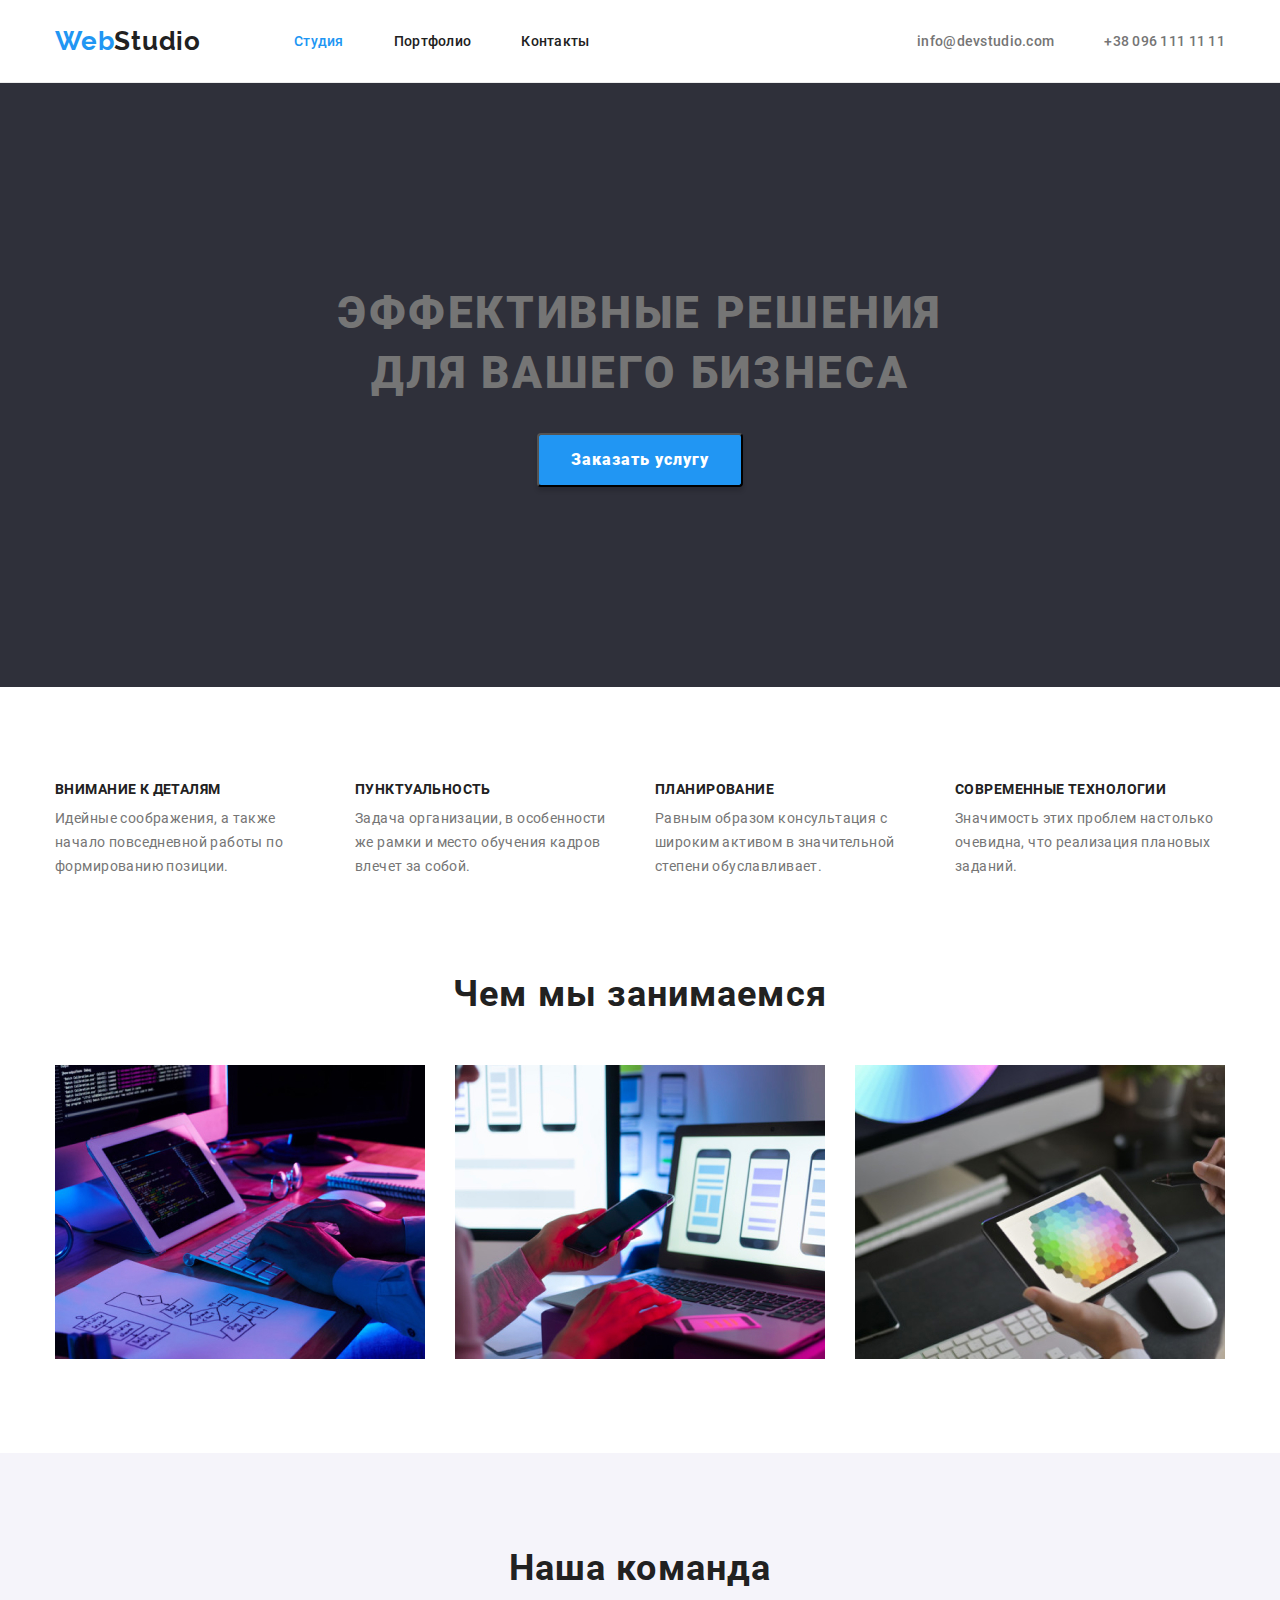
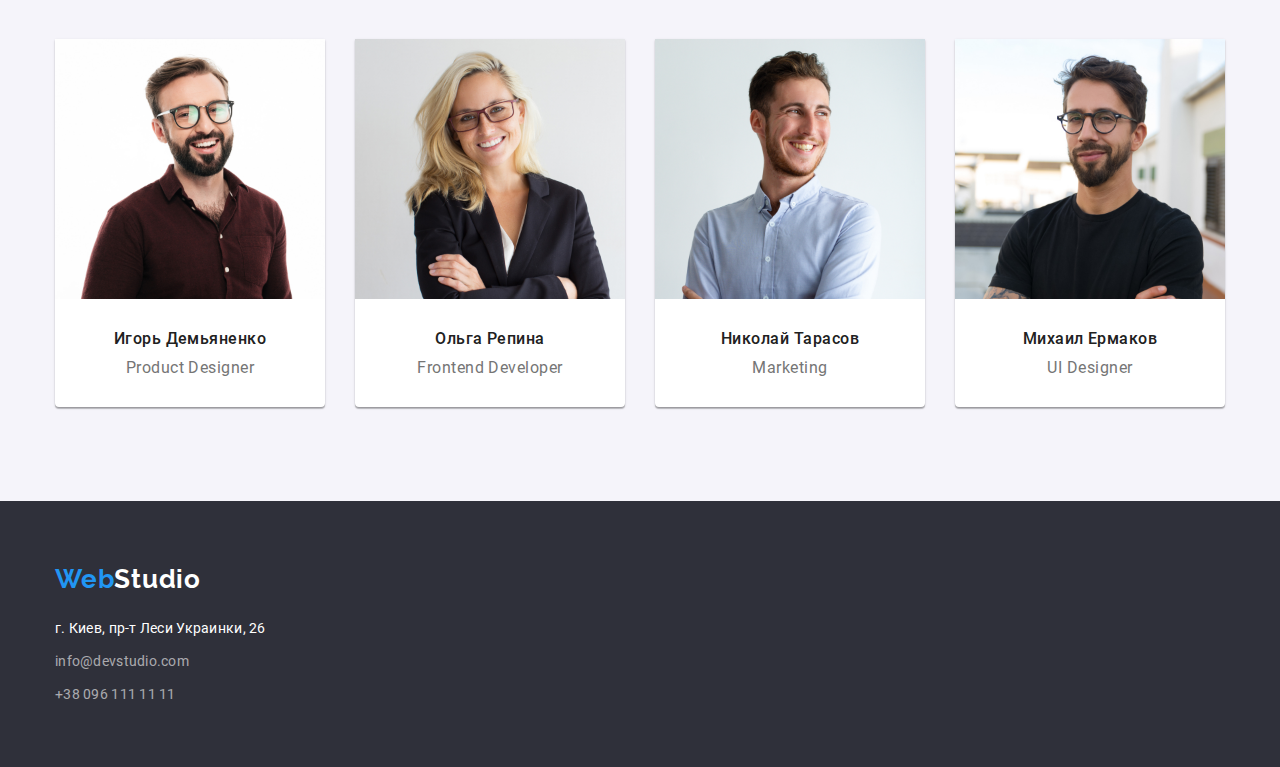
<file: index.html>
<!DOCTYPE html>
<html lang="ru">
<head>
    <meta charset="UTF-8">
    <meta name="viewport" content="width=device-width, initial-scale=1.0">
    <title>WebStudio</title>
    <link rel="stylesheet" type="text/css" href="css/normalize.css"/>
    <link rel="stylesheet" href="css/fonts.css">
    <link rel="stylesheet" href="css/styles.css">
</head>
<body>
    <header class="header">
        <div class="container header-line">

        <!--navigation-->

        <nav class="site-nav">
    <a class="logo-link" href="./index.html" aria-label="логотип сайта">
    <span class="logo-web">Web</span><span class="logo-s">Studio</span> 
    </a>
   
   <ul class="site-nav-list">

       <li class="site-nav-list-item">
           <a class="site-nav-list-link is-current" href="./index.html"> Студия</a>
       </li>

       <li class="site-nav-list-item">
           <a class="site-nav-list-link" href="./portfolio.html">Портфолио</a>
       </li>

       <li class="site-nav-list-item">
           <a class="site-nav-list-link" href="#">Контакты</a>
       </li>

   </ul>   
        </nav> 

        <!--contacts-top-page-->
        
        <address class="address-top">
           <a class="address-mail" href="mailto:info@devstudio.com">info@devstudio.com</a>
           <a class="address-tel" href="tel:+380961111111">+38 096 111 11 11</a>
       </address>  

    </div>

       </header>

       
    <main>

<!--slogan-->

<section class="slogan">
    <div class="container">
        <h1 class="slogan-title" >Эффективные решения</br>для вашего бизнеса</h1> 
        <button class="slogan-btn-order" type="button">Заказать услугу</button>
    </div>   
</section>

<!--advantages-->
<section class="advantages-section">
    <div class="container">

    <h2 hidden class="advantages-title"> Наши преимущества</h2>
    
    <ul class="advantages-list">
   <li class="advantages-list-item"> <h3 class="advantages-list-title">ВНИМАНИЕ К ДЕТАЛЯМ</h3>
    <p class="advantages-description">Идейные соображения, а также начало повседневной работы по формированию позиции.</p></li>

    <li class="advantages-list-item"><h3 class="advantages-list-title">ПУНКТУАЛЬНОСТЬ</h3>
    <p class="advantages-description">Задача организации, в особенности же рамки и место обучения кадров влечет за собой.</p></li>

    <li class="advantages-list-item"><h3 class="advantages-list-title">ПЛАНИРОВАНИЕ</h3>
    <p class="advantages-description">Равным образом консультация с широким активом в значительной степени обуславливает.</p></li>

    <li class="advantages-list-item"><h3 class="advantages-list-title">СОВРЕМЕННЫЕ ТЕХНОЛОГИИ</h3>
    <p class="advantages-description">Значимость этих проблем настолько очевидна, что реализация плановых заданий.</p></li>
</ul>

</div>   
</section>

<!--activity-->
<section class="activity-section">
    <div class="container">

    <h2 class="activity-title">Чем мы занимаемся</h2>
    <ul class="activity-list">

        <li class="activity-list-item"> <img class="activity-list-img" src="./images/activity/pc_.jpg" alt="специалист пишет алгоритм" width="370"
            height="294"/>
        </li>

        <li class="activity-list-item"> <img class="activity-list-img" src="./images/activity/s_phone_.jpg" alt="специалист адаптирует инфу для мобильной версии" width="370"
            height="294"/>
        </li>

        <li class="activity-list-item"> <img class="activity-list-img" src="./images/activity/table_.jpg" alt="специалист разрабатывает дизайн" width="370"
            height="294"/>
        </li>

    </ul>

</div>   
</section>

<!--team-->
<section class="team-section">
    <div class="container">

    <h2 class="team-title">Наша команда</h2>

    <div class="team-container">

    <ul class="team-list">
        <li class="team-list-item">
        <article class="team-card">
            
            <img class="team-member-img" src="./images/team/demyanenko.jpg" alt="разработчик продукта" width="270" height="260" />
            <h3 class="team-member-name">Игорь Демьяненко</h3>
            <p class="team-member-prof" lang="en">Product Designer</p>
       
        
     </article>
        </li>

        <li class="team-list-item">
        <article class="team-card">
             
            <img class="team-member-img" src="./images/team/repina.jpg" alt="разработчик" width="270" height="260" />
            <h3 class="team-member-name">Ольга Репина</h3>
            <p class="team-member-prof" lang="en">Frontend Developer</p>
       
        </article>
        </li>

        <li class="team-list-item">
        <article class="team-card">
             
            <img class="team-member-img" src="./images/team/tarasov.jpg" alt="маркетолог" width="270" height="260" />
            <h3 class="team-member-name">Николай Тарасов</h3>
            <p class="team-member-prof" lang="en">Marketing</p>
        
        </article>
        </li>

        <li class="team-list-item">
        <article class="team-card">
               
            <img class="team-member-img" src="./images/team/ermakov.jpg" alt="дизайнер" width="270" height="260" />
            <h3 class="team-member-name">Михаил Ермаков</h3>
            <p class="team-member-prof" lang="en">UI Designer</p>
       
        </article>
        </li>
    </ul>
</div>
</div>
</section>
</main>

<footer class="footer">

    <div class="container footer-info"> 

       <!--logo-->

       <a class="footer-logo-link" href="./index.html" aria-label="логотип сайта">
           <span class="footer-logo-web">Web</span><span class="footer-logo-s">Studio</span>
      </a>

        <!--contacts-down-page-->
     
       <address class="address">

       <ul class="contacts-list">
           
       <li class="contacts-list-item">
           <a class="contacts-list-link-address" href="https://goo.gl/maps/fECj5E4mMDFayc1R9" target="_blank">г. Киев, пр-т Леси Украинки, 26
           </a>
       </li>

       <li class="contacts-list-item">
           <a class="contacts-list-link-mail" href="mailto:info@devstudio.com">info@devstudio.com</a>
        </li>

        <li class="contacts-list-item">
            <a class="contacts-list-link-tel" href="tel:+380961111111">+38 096 111 11 11</a>
        </li>    
     </li>    
        </li>    
     </li>    
        </li>    

       </ul>

       </address>
    
   </div>
       </footer>      

</body>
</html>
</file>
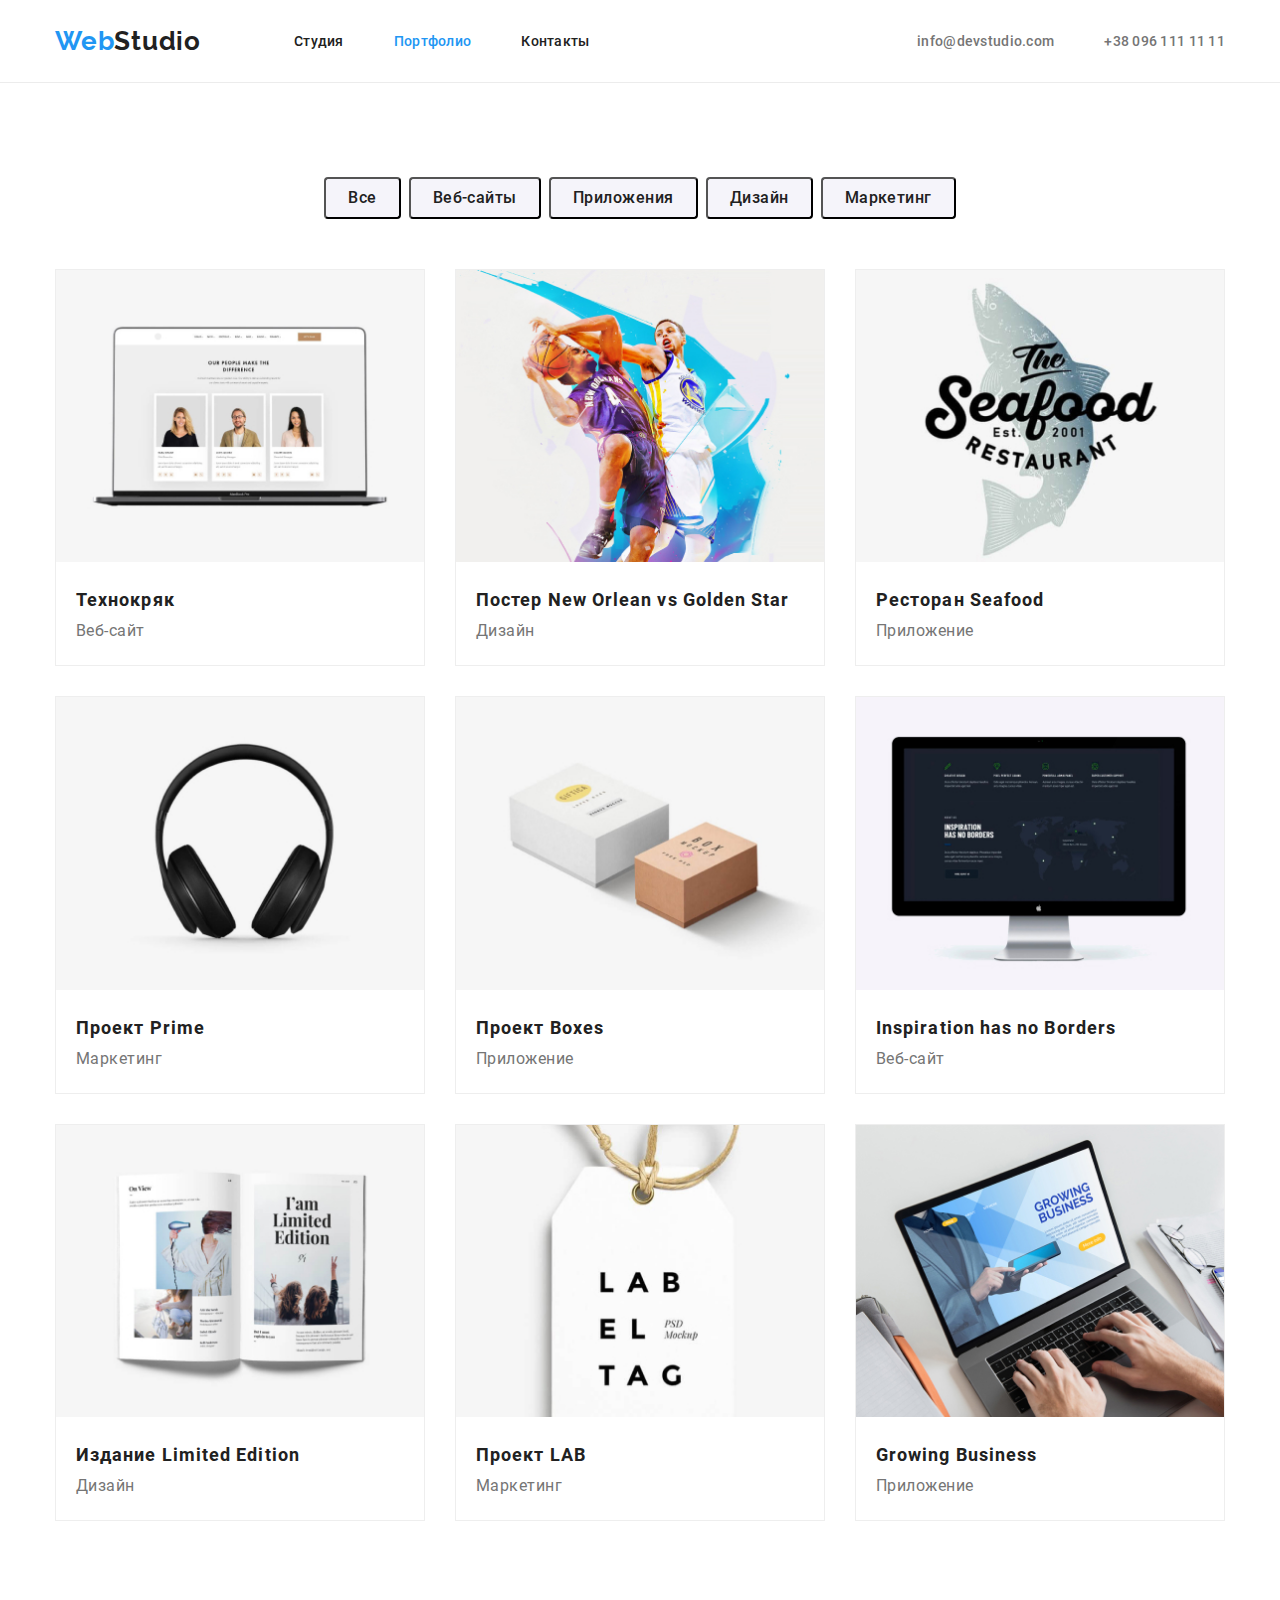
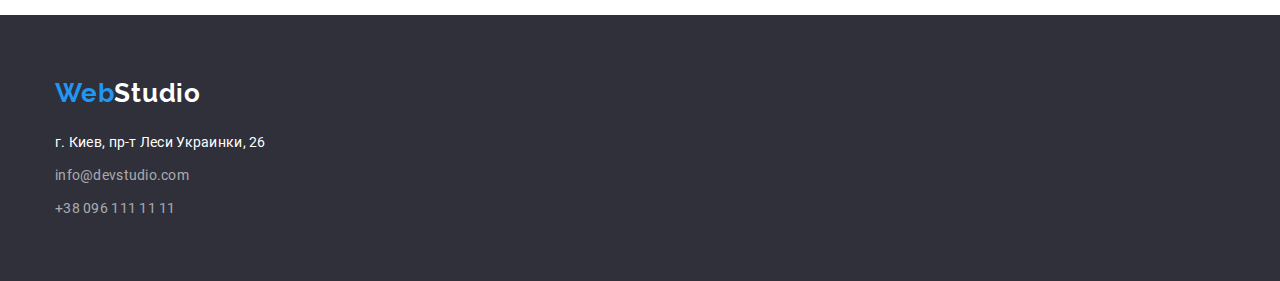
<file: portfolio.html>
<!DOCTYPE html>
<html lang="ru">
<head>
    
    <meta charset="UTF-8">
    <meta name="viewport" content="width=device-width, initial-scale=1.0">
    <title>Portfolio</title>
    <link rel="stylesheet" type="text/css" href="css/normalize.css"/>
    <link rel="stylesheet" href="css/fonts.css">
    <link rel="stylesheet" href="css/styles.css">
  
</head>
<body>
    <header class="header">
        <div class="container header-line">

        <!--navigation-->

        <nav class="site-nav">
    <a class="logo-link" href="./index.html" aria-label="логотип сайта">
    <span class="logo-web">Web</span><span class="logo-s">Studio</span> 
    </a>
   
   <ul class="site-nav-list">

       <li class="site-nav-list-item">
           <a class="site-nav-list-link" href="./index.html"> Студия</a>
       </li>

       <li class="site-nav-list-item">
           <a class="site-nav-list-link is-current" href="./portfolio.html">Портфолио</a>
       </li>

       <li class="site-nav-list-item">
           <a class="site-nav-list-link" href="#">Контакты</a>
       </li>

   </ul>   
        </nav> 

        <!--contacts-top-page-->
        
        <address class="address-top">
           <a class="address-mail" href="mailto:info@devstudio.com">info@devstudio.com</a>
           <a class="address-tel" href="tel:+380961111111">+38 096 111 11 11</a>
       </address>  

    </div>

       </header>


<main>
  
<!--products-->

<section class="products">

    <div class="container"> 

<h1 class="main-title" hidden>Наши продукты</h1>

<!--filters-->

<ul class="filters-list">
    
    <li class="filters-list-item">
        <button class="filters-products-btn" type="button"> Все</button>
    </li>

    <li class="filters-list-item">
        <button class="filters-sites-btn" type="button"> Веб-сайты</button>
    </li>

    <li class="filters-list-item">
        <button class="filters-app-btn" type="button">Приложения</button>
    </li>

    <li class="filters-list-item">
        <button class="filters-design-btn" type="button"> Дизайн</button>
    </li>

    <li class="filters-list-item">
        <button class="filters-marketing-btn" type="button"> Маркетинг</button>
    </li>
</ul>

<!--products-types-->

    <ul class="products-types-list">

        <li class="products-types-list-item">
            <article class="products-card">
                <div class="products-card-thumb">
            <a class="products-types-img-link" href="#">
            <img class="products-types-img" src="./images/tech.jpg" alt="сайт-технокряк" width="370" height="294" />
               </div>
               <div class="products-card-content">
            <h2 class="products-title">Технокряк</h2>
            <p class="products-types-definition">Веб-сайт</p> </a>
               </div>
        </article>
        </li>

        <li class="products-types-list-item">
            <article class="products-card">
                <div class="products-card-thumb">
            <a class="products-types-img-link" href="#">
            <img class="products-types-img" src="./images/poster.jpg" alt="постер-новый-орлеан" width="370" height="294" />
        </div>
            <div class="products-card-content">
            <h2 class="products-title">Постер <span lang="en"> New Orlean vs Golden Star</span ></h2>
            <p class="products-types-definition">Дизайн</p> </a>
            </div>
        </article>
        </li>

        <li class="products-types-list-item">
            <article class="products-card">
                <div class="products-card-thumb">
            <a class="products-types-img-link" href="#">
            <img class="products-types-img" src="./images/seafood.jpg" alt="приложение-ресторан" width="370" height="294" />
        </div>
            <div class="products-card-content">
            <h2 class="products-title">Ресторан <span lang="en">Seafood</span></h2>
            <p class="products-types-definition">Приложение</p> </a>
            </div>
        </article>
        </li>

        <li class="products-types-list-item">
            <article class="products-card">
                <div class="products-card-thumb">
            <a class="products-types-img-link" href="#">
            <img class="products-types-img" src="./images/prime.jpg" alt="маркетинг-прайм" width="370" height="294" />
        </div>
            <div class="products-card-content">
            <h2 class="products-title">Проект <span lang="en">Prime</span></h2>
            <p class="products-types-definition">Маркетинг</p> </a>
            </div>
        </article>
        </li>

        <li class="products-types-list-item">
            <article class="products-card">
                <div class="products-card-thumb">
            <a class="products-types-img-link" href="#">
            <img class="products-types-img" src="./images/boxes.jpg" alt="приложение-бокс" width="370" height="294" />
        </div>
            <div class="products-card-content">
            <h2 class="products-title">Проект <span lang="en">Boxes</span></h2>
            <p class="products-types-definition">Приложение</p> </a>
            </div>
        </article>
        </li>

        <li class="products-types-list-item">
            <article class="products-card">
                <div class="products-card-thumb">
            <a class="products-types-img-link" href="#">
            <img class="products-types-img" src="./images/inspiration.jpg" alt="сайт-вдохновение-без-границ" width="370" height="294" />
        </div>
            <div class="products-card-content">
            <h2 class="products-title" lang="en">Inspiration has no Borders </h2>
            <p class="products-types-definition">Веб-сайт</p> </a>
            </div>
        </article>
        </li>

        <li class="products-types-list-item">
            <article class="products-card">
                <div class="products-card-thumb">
            <a class="products-types-img-link" href="#">
            <img class="products-types-img" src="./images/limited.jpg" alt="дизайн-издание" width="370" height="294" />
        </div>
            <div class="products-card-content">
            <h2 class="products-title">Издание <span lang="en">Limited Edition</span></h2>
            <p class="products-types-definition">Дизайн</p> </a>
            </div>
        </article>
        </li>

        <li class="products-types-list-item">
            <article class="products-card">
                <div class="products-card-thumb">
            <a class="products-types-img-link" href="#">
            <img class="products-types-img" src="./images/l-a-b.jpg" alt="маркетинг-л-а-б" width="370" height="294" />
        </div>
            <div class="products-card-content">
            <h2 class="products-title">Проект <span lang="en">LAB </span></h2>
            <p class="products-types-definition">Маркетинг</p> </a>
            </div>
        </article>
        </li>

        <li class="products-types-list-item">
            <article class="products-card">
                <div class="products-card-thumb">
            <a class="products-types-img-link" href="#">
            <img class="products-types-img" src="./images/business.jpg" alt="приложение-рост-бизнеса" width="370" height="294" />
        </div>
            <div class="products-card-content">
            <h2 class="products-title" lang="en">Growing Business </h2>
            <p class="products-types-definition">Приложение</p> </a>
            </div>
        </article>
        </li>
       
    </ul>   

</div>
</section>

</main>  

<footer class="footer">

    <div class="container footer-info"> 

       <!--logo-->

       <a class="footer-logo-link" href="./index.html" aria-label="логотип сайта">
           <span class="footer-logo-web">Web</span><span class="footer-logo-s">Studio</span>
      </a>

        <!--contacts-down-page-->
     
       <address class="address">


       <ul class="contacts-list">
           
       <li class="contacts-list-item">
           <a class="contacts-list-link-address" href="https://goo.gl/maps/fECj5E4mMDFayc1R9" target="_blank">г. Киев, пр-т Леси Украинки, 26
           </a>
       </li>

       <li class="contacts-list-item">
           <a class="contacts-list-link-mail" href="mailto:info@devstudio.com">info@devstudio.com</a>
        </li>

        <li class="contacts-list-item">
            <a class="contacts-list-link-tel" href="tel:+380961111111">+38 096 111 11 11</a>
        </li>    
         </li>    
        </li>    
     </li>    
        </li>    
     </li>    
        </li>    

       </ul>
</div>

       </address>
    
 
       </footer>      
 
</html>
</file>
<file: css/fonts.css>
@font-face {
    font-family: "Raleway"; 
    font-style: normal;
    font-weight: 700;
    font-display: swap;
    src:  url("../fonts/Raleway-Bold.woff") format("woff");}

@font-face {
    font-family: "Roboto"; 
    font-style: normal;
    font-weight: 700;
    font-display: swap; 
    src: url("../fonts/Roboto-Bold.woff") format("woff");}

@font-face {
    font-family: "Roboto";  
    font-style: normal;
    font-weight: 400;
    text-align: center;
    font-display: swap;
    src: url("../fonts/Roboto-Regular\ \(1\).woff") format("woff");}

@font-face {
    font-family: "Roboto"; 
    font-style: normal;
    font-weight: 500;
    font-display: swap;
    src: url("../fonts/Roboto-Medium.woff") format("woff");} 

  @font-face {
    font-family: "Roboto"; 
    font-style: normal;
    font-weight: 900;
    font-display: swap;
    src: url("../fonts/Roboto-Black.woff") format("woff");}
</file>
<file: css/styles.css>
:root {
--main-color:  #212121;
--accent-color: #2196F3;
--card-set-gap: 30px;
}
body {
    color: var(--main-color);
  }
  
  .address, .contacts {
    font-style: normal;
  }
  html {
    box-sizing: border-box;
  }
  *, 
  *::before, 
  *::after {
    box-sizing: inherit;
    margin: 0;
    padding: 0;
  }
  h1,
  h2,
  h3,
  h4,
  h5,
  h6,
  p {
    margin: 0;
  }
  
  img {
    display: block;
    max-width: 100%;
    height: auto;
  }

  .container {
    width: 1200px;
    padding-left: 15px;
    padding-right: 15px;
  
    margin-left: auto;
    margin-right: auto;
  }
  
                        
                             /*=======navigation=======*/
.header{
    align-items: center;
    display: flex;
    border-bottom: 1px solid #ECECEC; 
}

.header-line {
    display: flex;
}

.site-nav-list-link {
    font-family:"Roboto";
    font-weight: 500;
    font-size: 14px;
    line-height: 1.142;
    letter-spacing: 0.02em;
    color: #212121;
    text-decoration:none; 
}

.site-nav{
    display: flex;
}

.site-nav-list{
    display: flex;
    align-items: center;

    padding: 0;
    margin: 0;
    list-style-type: none;
}

.site-nav-list-item{
    margin-right: 50px;
}
.site-nav-list-item:last-child{
    margin-right: 0;
}

.site-nav-list-item{
    align-items: center;
    list-style-type: none;}

.site-nav-list-link.is-current  {
    color: var(--accent-color);
    text-decoration:none;    
}
.site-nav-list-link:hover,
.site-nav-list-link:focus{
color: var(--accent-color);
}
.site-nav-list-link{
    display: block;
    padding-top: 32px;
    padding-bottom: 32px;
}

.logo-web{
    font-family: "Raleway";
    font-weight: 700;
    font-size: 26px;
    line-height: 1.385;
    letter-spacing: 0.03em;
    color: #2196F3;}
.logo-s{
    font-family: "Raleway";
    font-weight: 700;
    font-size: 26px;
    line-height: 1.385;
    letter-spacing: 0.03em;
    color:var(--main-color);

    margin-right: 93px;
}

.logo-link { 
    display: block;
    padding-top: 23px;
    padding-bottom: 23px;

    font-family: "Raleway";
    font-weight: 700;
    font-size: 26px;
    line-height: 1.385;
    letter-spacing: 0.03em;
    text-decoration:none;
}

.logo-link:hover,
.logo-link:focus  
{
color: var(--accent-color);
}

                             /*=======contacts-top-page=======*/
 .address-top{
     display: flex;
     align-items: center;
     justify-content: flex-end;
     margin-left: auto;
     text-decoration:none;
     font-style: normal;
 }

 .address-mail, .address-tel {
    display: block;
    padding-top: 32px;
    padding-bottom: 32px;
    align-items: center;
    justify-content: flex-end;

    font-family:"Roboto";
    font-weight: 500;
    font-size: 14px;
    line-height: 1.142;
    letter-spacing: 0.02em;
    color: #757575;   
    text-decoration:none;
}

.address-mail{
    margin-right: 50px;    
}
 
 .address-mail:hover, 
 .address-mail:focus,
 .address-tel:hover,
 .address-tel:focus{
color: var(--accent-color);
 }

                             /*=======contacts-down-page=======*/

.footer{
    
    background: #2F303A;
    margin: 0;
    padding: 0;
    padding-bottom: 60px;
    padding-top: 60px;  
}  

.footer-info{
    display: block;
 
}

.address{
    display: block;   
    margin-right: auto;
    
    margin-top: 0px;
}

 .footer-logo-web{
    margin: 0;
    padding: 0;

    font-family: "Raleway";
    font-weight: 700;
    font-size: 26px;
    line-height: 1.385;
    letter-spacing: 0.03em;
    color: #2196F3;}
.footer-logo-s{
    margin: 0;
    padding: 0;

    font-family: "Raleway";
    font-weight: 700;
    font-size: 26px;
    line-height: 1.385;
    letter-spacing: 0.03em;
    color: #FFFFFF;
}
                            
.footer-logo-link { 
    font-family: "Raleway";
    font-weight: 700;
    font-size: 26px;
    line-height: 1.385;
    letter-spacing: 0.03em;
    text-decoration:none;

    margin-bottom: 20px;
    padding: 0;

    display: block;
}
                            
.footer-logo-link:hover,
.footer-logo-link:focus {
    color: var(--accent-color);
}

.contacts-list{
    padding: 0;
    margin: 0;
    list-style-type: none;
}
                            
.contacts-list-link-mail,.contacts-list-link-tel {
    font-family: "Roboto";
    font-weight: 400;
    font-size: 14px;
    line-height: 1.714;
    letter-spacing: 0.02em;
    text-decoration:none;
    color:rgba(255, 255, 255, 0.6); 
    
    display: block;
    margin-top: 9px;
    margin-bottom: 0;
}
 .contacts-list-link-address{
    font-family: "Roboto";
    font-weight: 400;
    font-size: 14px;
    line-height: 1.714;
    letter-spacing: 0.02em;
    text-decoration:none;
    color:#FFFFFF; 
    
    display: block;
    margin: 0;
    padding: 0;
}
.contacts-list-link-mail:focus,
.contacts-list-link-mail:hover, 
.contacts-list-link-tel:focus,
.contacts-list-link-tel:hover,
.contacts-list-link-address:hover,
.contacts-list-link-address:focus{
    color: var(--accent-color);
}                             
 
                               /*=======PORTFOLIO=======*/

.products{
    margin: 0;
    padding-top: 94px;
    padding-bottom: 94px;
    

}

.filters-list{
    padding: 0;
    margin-bottom: 50px;

    list-style-type: none;
    
    display: flex;
    text-align: center;
    justify-content: center;
    align-items: center;
}

.filters-products-btn,.filters-sites-btn,
.filters-app-btn,.filters-design-btn,
.filters-marketing-btn{
    font-family: "Roboto";
    font-weight: 500;
    font-size: 16px;
    line-height: 1.625;
    letter-spacing: 0.03em;
    border-radius: 4px;
    color: var(--main-color);
    background-color: #F5F4FA;
    border: rgba(0,0,0, 0.5) transparent;

    padding-top: 6px;
    padding-bottom: 6px;
    padding-right: 22px;
    padding-left: 22px;
}

.filters-products-btn,.filters-sites-btn,
.filters-app-btn,.filters-design-btn{
    margin-right: 8px;
}
.filters-marketing-btn{
    margin-right: 0;
}

.filters-products-btn:focus,.filters-products-btn:hover,
.filters-sites-btn:focus,.filters-sites-btn:hover,
.filters-app-btn:focus, .filters-app-btn:hover,
.filters-design-btn:focus,.filters-design-btn:hover,
.filters-marketing-btn:focus, .filters-marketing-btn:hover{
    color: #FFFFFF;
    background-color: #2196F3;
    box-shadow: 0px 3px 1px rgba(0, 0, 0, 0.1), 0px 1px 2px rgba(0, 0, 0, 0.08), 0px 2px 2px rgba(0, 0, 0, 0.12);
    border-radius: 4px;
    border: rgba(0,0,0, 0.5) transparent;
}




                             /*=======products-types=======*/
 .products-types-img-link{
    text-decoration:none;
 }
 .products-title{
    font-family: "Roboto";
    font-weight: 700;
    font-size: 18px;
    line-height: 2;
    letter-spacing: 0.06em;
    color: var(--main-color);
 }           
 
 .products-types-definition{
    font-family: Roboto;
    font-weight: 400;
    font-size: 16px;
    line-height: 1.185;
    letter-spacing: 0.03em;
    color: #757575;
 }
 
 .products-types-list{
    padding: 0;
    margin: 0;

    margin-left: calc(-1 * var(--card-set-gap));
    margin-top: calc(-1 * var(--card-set-gap));

    list-style-type: none;

    display: flex;
    flex-wrap: wrap;
}

.products-card{
    border: 1px solid #EEEEEE;}

.products-types-list-item{
    flex-basis: calc(100% / 3 - var(--card-set-gap));
    margin-left: var(--card-set-gap);
    margin-top: var(--card-set-gap);
}

.products-card-content{
    padding: 20px 24px 24px 20px;
}


.products-types-definition{
    margin-top: 4px;
}


                         /*=======MAIN-PAGE=======*/


                         /*=======to-order=======*/

.slogan{
margin-top: 0;
padding-top: 200px;
text-align: center;
background-color: #2F303A;
}

.slogan-title{
font-family: Roboto;
font-weight: 900;
font-size: 44px;
line-height: 1.364;
letter-spacing: 0.06em;
text-align: center;
text-transform: uppercase;
color: #757575;

margin-bottom: 30px;

}
.slogan-btn-order{
padding-top: 10px;
padding-bottom: 10px;
padding-right: 32px;
padding-left: 32px;
margin-bottom: 200px;



font-family: Roboto;
font-weight: 900;
font-size: 16px;
line-height: 1.875;
display: inline-block;
align-items: center;
text-align: center;
letter-spacing: 0.06em;
color: #FFFFFF;

background: #2196F3;
box-shadow: 0px 4px 4px rgba(0, 0, 0, 0.15);
border-radius: 4px;}                 

                             /*=======advantages=======*/

.advantages-list {
    padding: 0;
    margin: 0;
    list-style-type: none;

    display: flex;
    flex-wrap: wrap; 
}

.advantages-list-title{
    margin-bottom: 10px;
}

.advantages-section{
    padding-top: 94px;
}

.advantages-list-item{
flex-basis: calc(100%/4-30px);
margin-left: 30px;
width: 270px;
}

.advantages-list-item:first-child{
    margin-left: 0px;  
}

.advantages-list-title{
font-family: Roboto;
font-weight: 700;
font-size: 14px;
line-height: 1.143;
letter-spacing: 0.03em;
text-transform: uppercase;
color: #212121;}

.advantages-description{
font-family: Roboto;
font-weight: 400;
font-size: 14px;
line-height: 1.714;
letter-spacing: 0.03em;
color: #757575;
}

                              /*=======activity=======*/
.activity-section{
    padding-top: 94px;
    padding-bottom: 94px;
}
.activity-title{
margin-bottom: 50px;

font-family: Roboto;
font-weight: 700;
font-size: 36px;
line-height: 1.167;
text-align: center;
letter-spacing: 0.03em;
color: #212121;
}

.activity-list {
    padding: 0;
    margin: 0;
    list-style-type: none;

    display: flex;
    flex-wrap: wrap;

    margin-left: -30px;
}

.activity-list-item{
flex-basis: calc(100%/3-30px);
margin-left: 30px;
}

                              /*=======team=======*/
.team-section{
    margin-top: 0;
    padding-top: 94px;

    background-color: #F5F4FA;
}
.team-title{
font-family: Roboto;
font-weight: 700;
font-size: 36px;
line-height: 1.167;
text-align: center;
letter-spacing: 0.03em;
color: #212121;

margin-bottom: 50px;
}
                              
.team-list {
    padding: 0;
    margin: 0;
    list-style-type: none;

    display: flex;
    flex-wrap: wrap;

    margin-left: -30px;
    

}

.team-list-item{
flex-basis: calc(100%/4-30px);
margin-left: 30px;

background-color: #fff;
box-shadow: 0px 1px 3px rgba(0, 0, 0, 0.12), 0px 1px 1px rgba(0, 0, 0, 0.14), 0px 2px 1px rgba(0, 0, 0, 0.2);
border-radius: 0px 0px 4px 4px;
}

.team-member-name{
    margin-top: 0px;
    margin-left: auto;
    margin-right: auto;
    margin-bottom: 10px;
    padding-top: 30px;

    font-family: Roboto;
    font-weight: 500;
    font-size: 16px;
    line-height: 1.188;
    text-align: center;
    letter-spacing: 0.03em;
    color: #212121;
}   

.team-member-prof{
    margin-top: 0px;
    margin-left: auto;
    margin-right: auto;
    padding-bottom: 30px;

    
    font-family: Roboto;
    font-weight: 400;
    font-size: 16px;
    line-height: 1.188;
    text-align: center;
    letter-spacing: 0.03em;
    color: #757575;    
}  

.team-section{
    padding-bottom: 94px;
}
</file>
